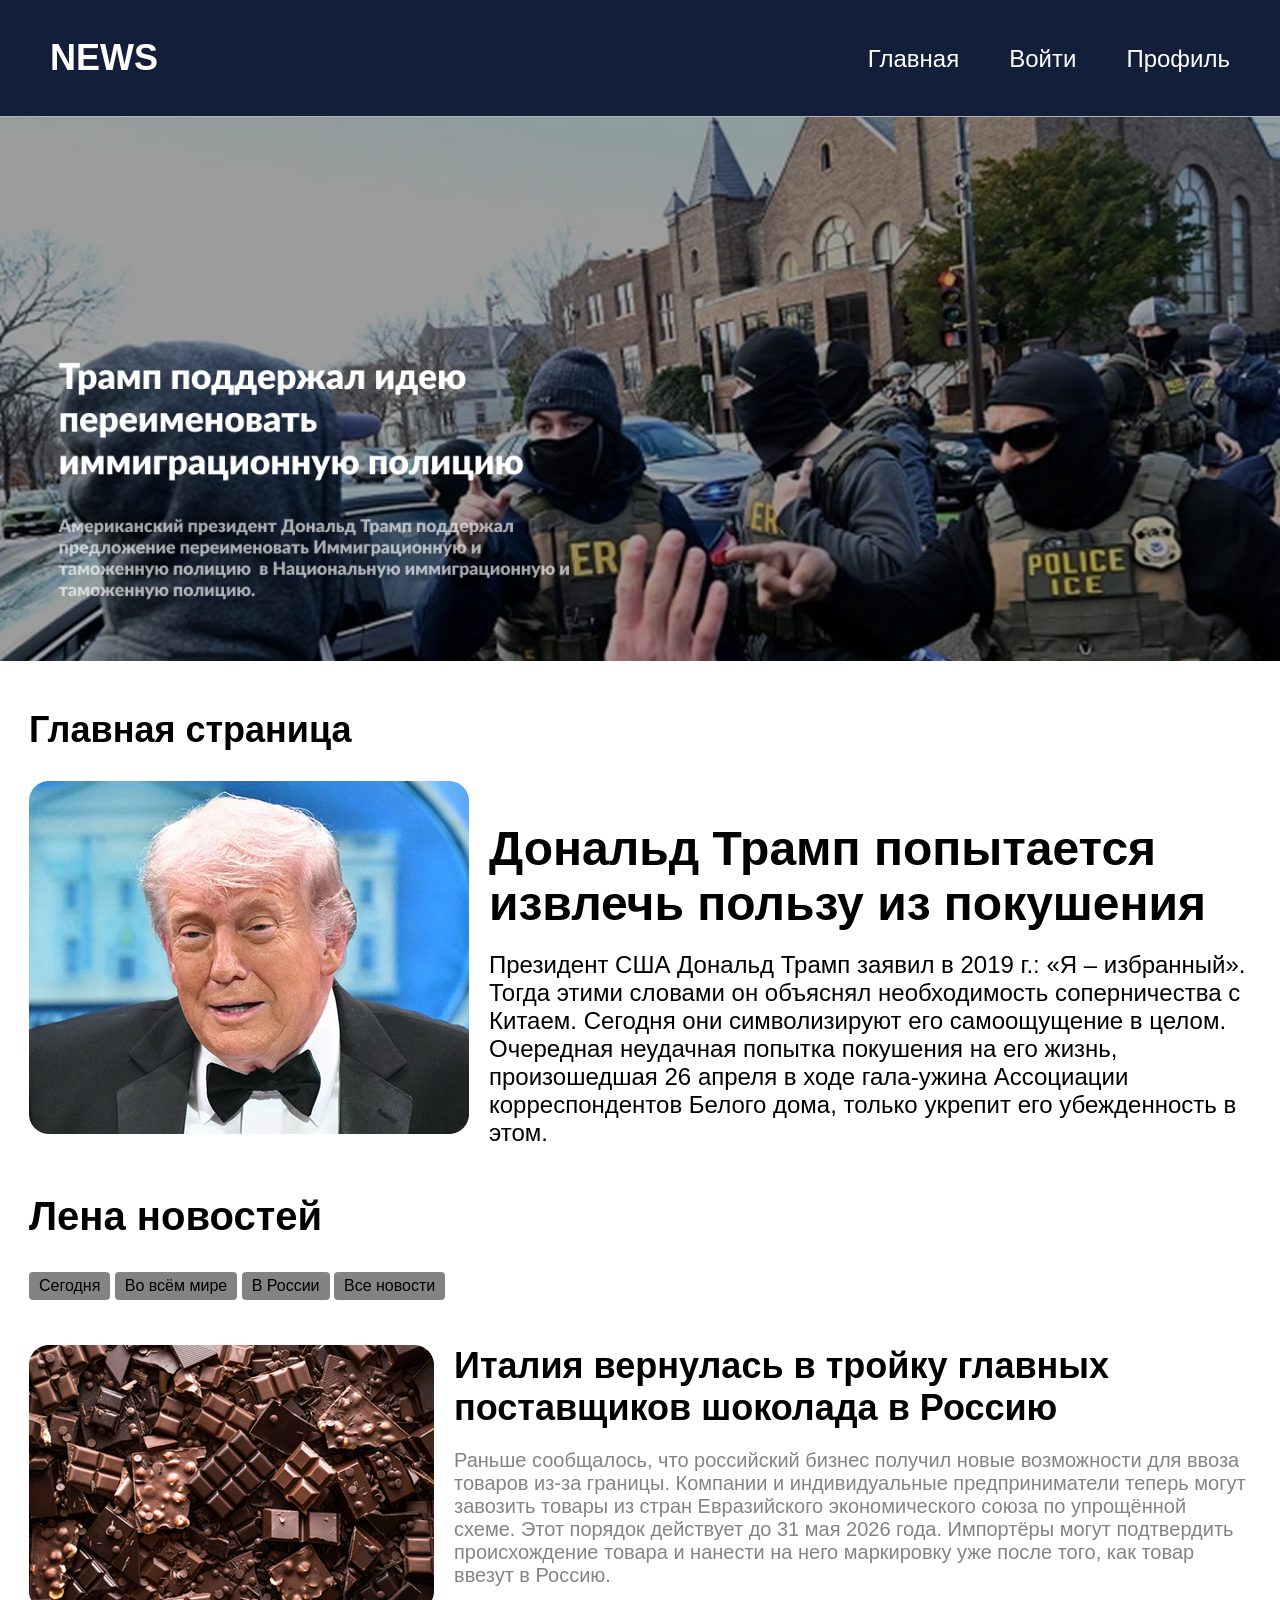
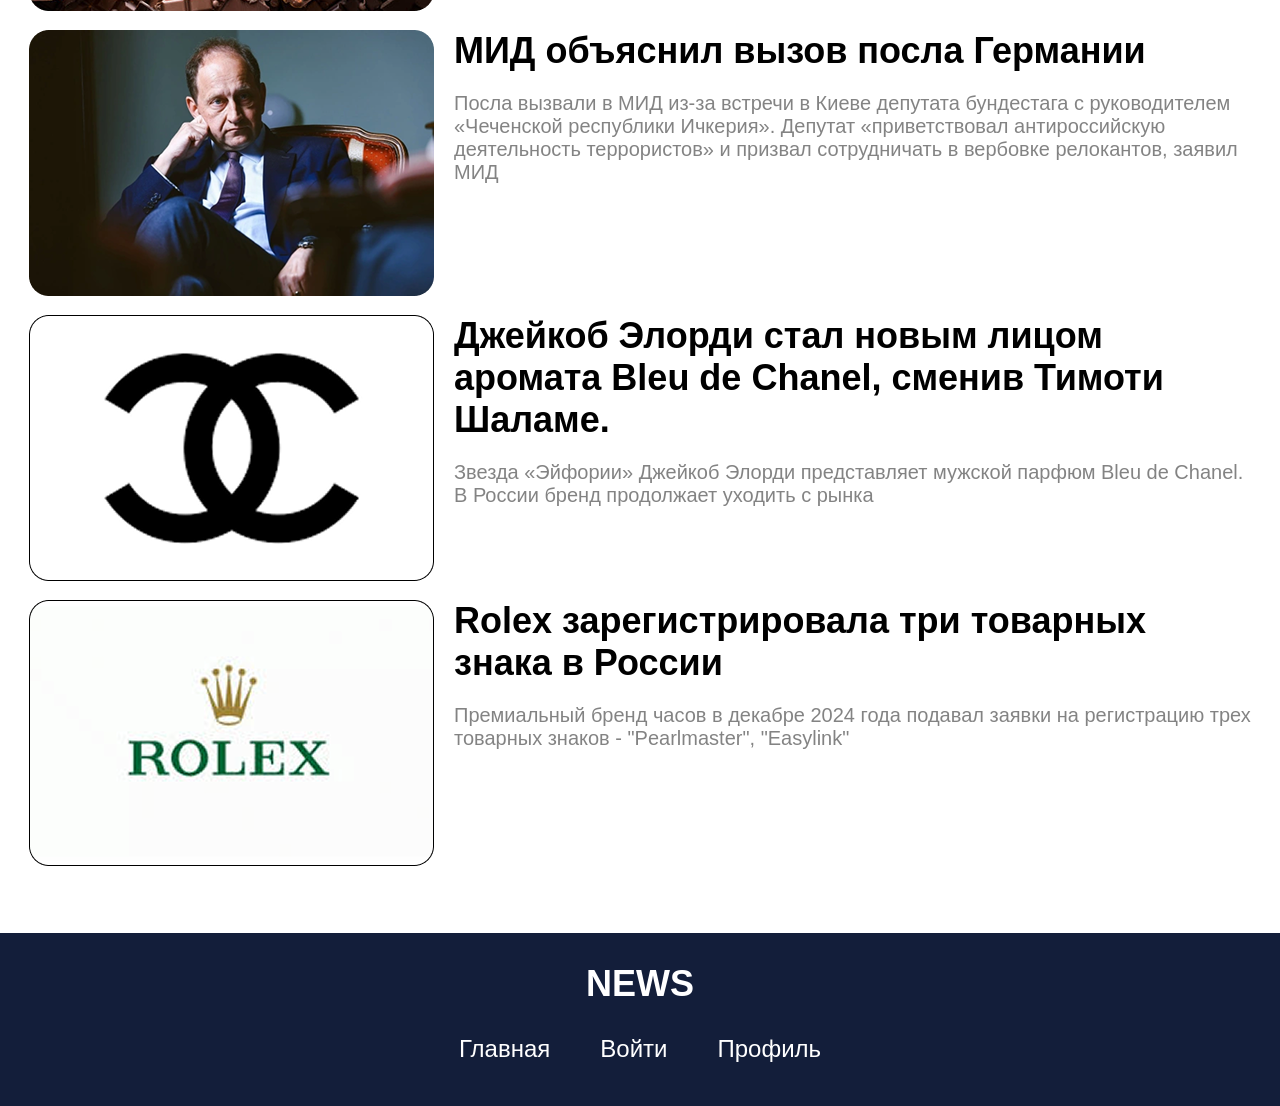
<file: index.html>
<!DOCTYPE html>
<html lang="en">
<head>
    <meta charset="UTF-8">
    <meta name="viewport" content="width=device-width, initial-scale=1.0">
    <link rel="stylesheet" href="./css/style.css">
    <title>Главная</title>
</head>
<body>
    <header>
        <nav>
            <h2>NEWS</h2>
            <ul>
                <li>
                    <a href="index.html"> Главная</a>
                </li>
                <li>
                    <a href="news.html"> Войти</a>
                </li>
                <li>
                    <a href="profile.html">Профиль</a>
                </li>
            </ul>
        </nav>
    </header>

    <main>
    
        <div class = "banner-container">
        <div class="info-banner">
            <img src="./img/banner.png" alt = "">
        </div>
        </div>


        <div class = "container">
            <h2 class = "section-title">Главная страница</h2>

            <div class = "featured">
                <div class=" featured-img">
                    <img src="./img/1.png" alt = "">
                </div>
                <div > 
                    <h3 class = "featured-title">Дональд Трамп попытается извлечь пользу из покушения</h3>
                    <p class = "featured-text">Президент США Дональд Трамп заявил в 2019 г.: «Я – избранный». Тогда этими словами он объяснял необходимость соперничества с Китаем. Сегодня они символизируют его самоощущение в целом. Очередная неудачная попытка покушения на его жизнь, произошедшая 26 апреля в ходе гала-ужина Ассоциации корреспондентов Белого дома, только укрепит его убежденность в этом.</p>
                </div>
            </div>
        

        <h2 class = "lenta"> Лена новостей</h2>
        <div class = "lenta-choice" >
            <a href="article.html" class = "category">Сегодня</a>
            <a href="#" >Во всём мире</a>
            <a href="#" >В России</a>
            <a href="#" >Все новости</a>


            <div class = "card-list">

                <div class = "card">
                    <div class="card-img">
                    <img src="./img/2.png" alt = "">
                </div>
                <div > 
                    <h3 class = "card-title">Италия вернулась в тройку главных поставщиков шоколада в Россию</h3>
                    <p class = "card-text">Раньше сообщалось, что российский бизнес получил новые возможности  для ввоза товаров из-за границы. Компании и индивидуальные  предприниматели теперь могут завозить товары из стран Евразийского  экономического союза по упрощённой схеме. Этот порядок действует  до 31 мая 2026 года. Импортёры могут подтвердить происхождение товара  и нанести на него маркировку уже после того, как товар ввезут в Россию.</p>
                </div>
                 </div>



                <div class = "card">
                    <div class="card-img">
                    <img src="./img/3.png" alt = "">
                </div>

                <div > 
                    <h3 class = "card-title">МИД объяснил вызов посла Германии</h3>
                    <p class = "card-text">Посла вызвали в МИД из-за встречи в Киеве депутата бундестага с  руководителем «Чеченской республики Ичкерия». Депутат «приветствовал  антироссийскую деятельность террористов» и призвал сотрудничать в  вербовке релокантов, заявил МИД</p>
                </div>
                </div>


                <div class = "card">
                    <div class="card-img">
                    <img src="./img/4.png" alt = "">
                </div>

                <div > 
                    <h3 class = "card-title">Джейкоб Элорди стал новым лицом аромата Bleu de Chanel, сменив Тимоти Шаламе.</h3>
                    <p class = "card-text">Звезда «Эйфории» Джейкоб Элорди представляет мужской парфюм Bleu de Chanel. В России бренд продолжает уходить с рынка</p>
                </div>
                </div>



                <div class = "card">
                    <div class="card-img">
                    <img src="./img/5.png" alt = "">
                </div>
                <div > 
                    <h3 class = "card-title">Rolex зарегистрировала три товарных знака в России</h3>
                    <p class = "card-text">Премиальный бренд часов в декабре 2024 года подавал заявки на  регистрацию трех товарных знаков - "Pearlmaster", "Easylink"</p>
                </div>
                </div>
            </div>

    </main>
    <footer>
        <nav>
            <h2>NEWS</h2>
            <ul>
                <li>
                    <a href="index.html"> Главная</a>

                </li>
                <li>
                    <a href="news.html"> Войти</a>
                </li>
                <li>
                    <a href="profile.html">Профиль</a>
                </li>
            </ul>
        </nav>
    </footer>

</body>
</html>
</file>
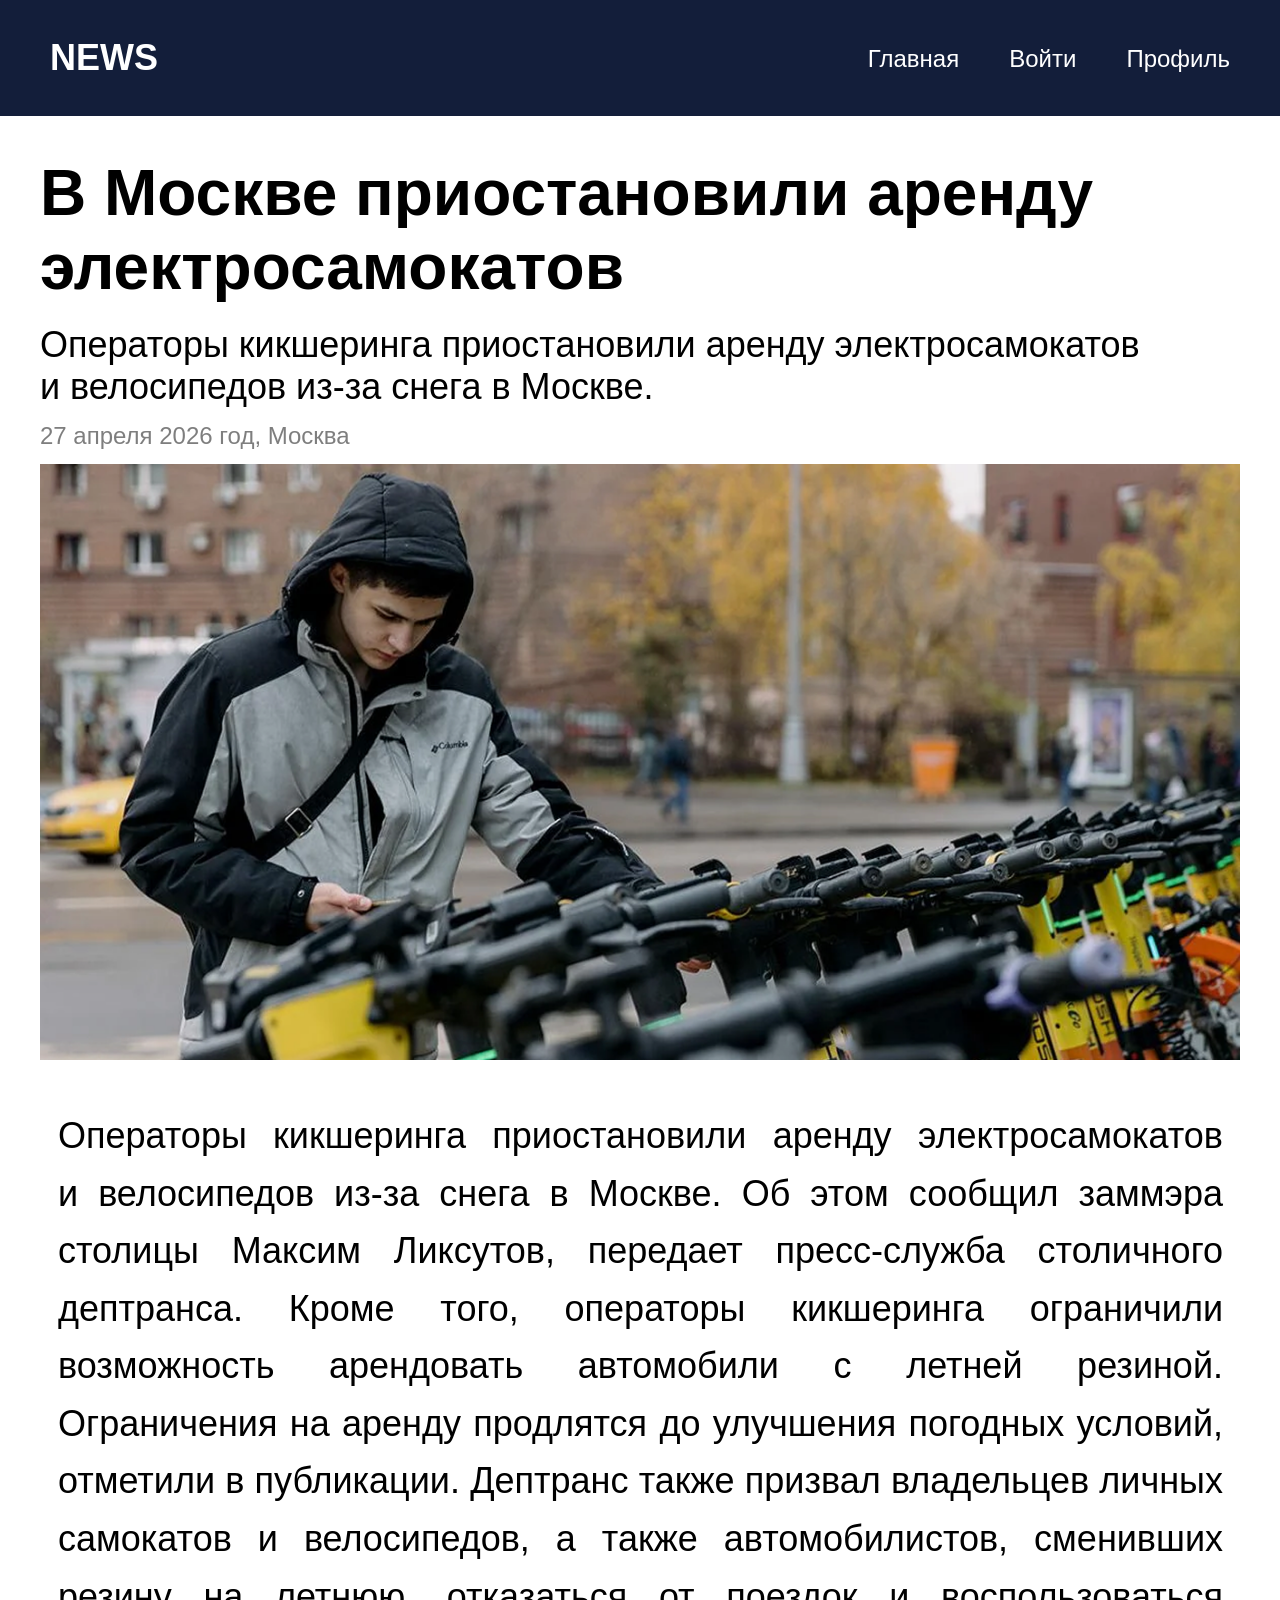
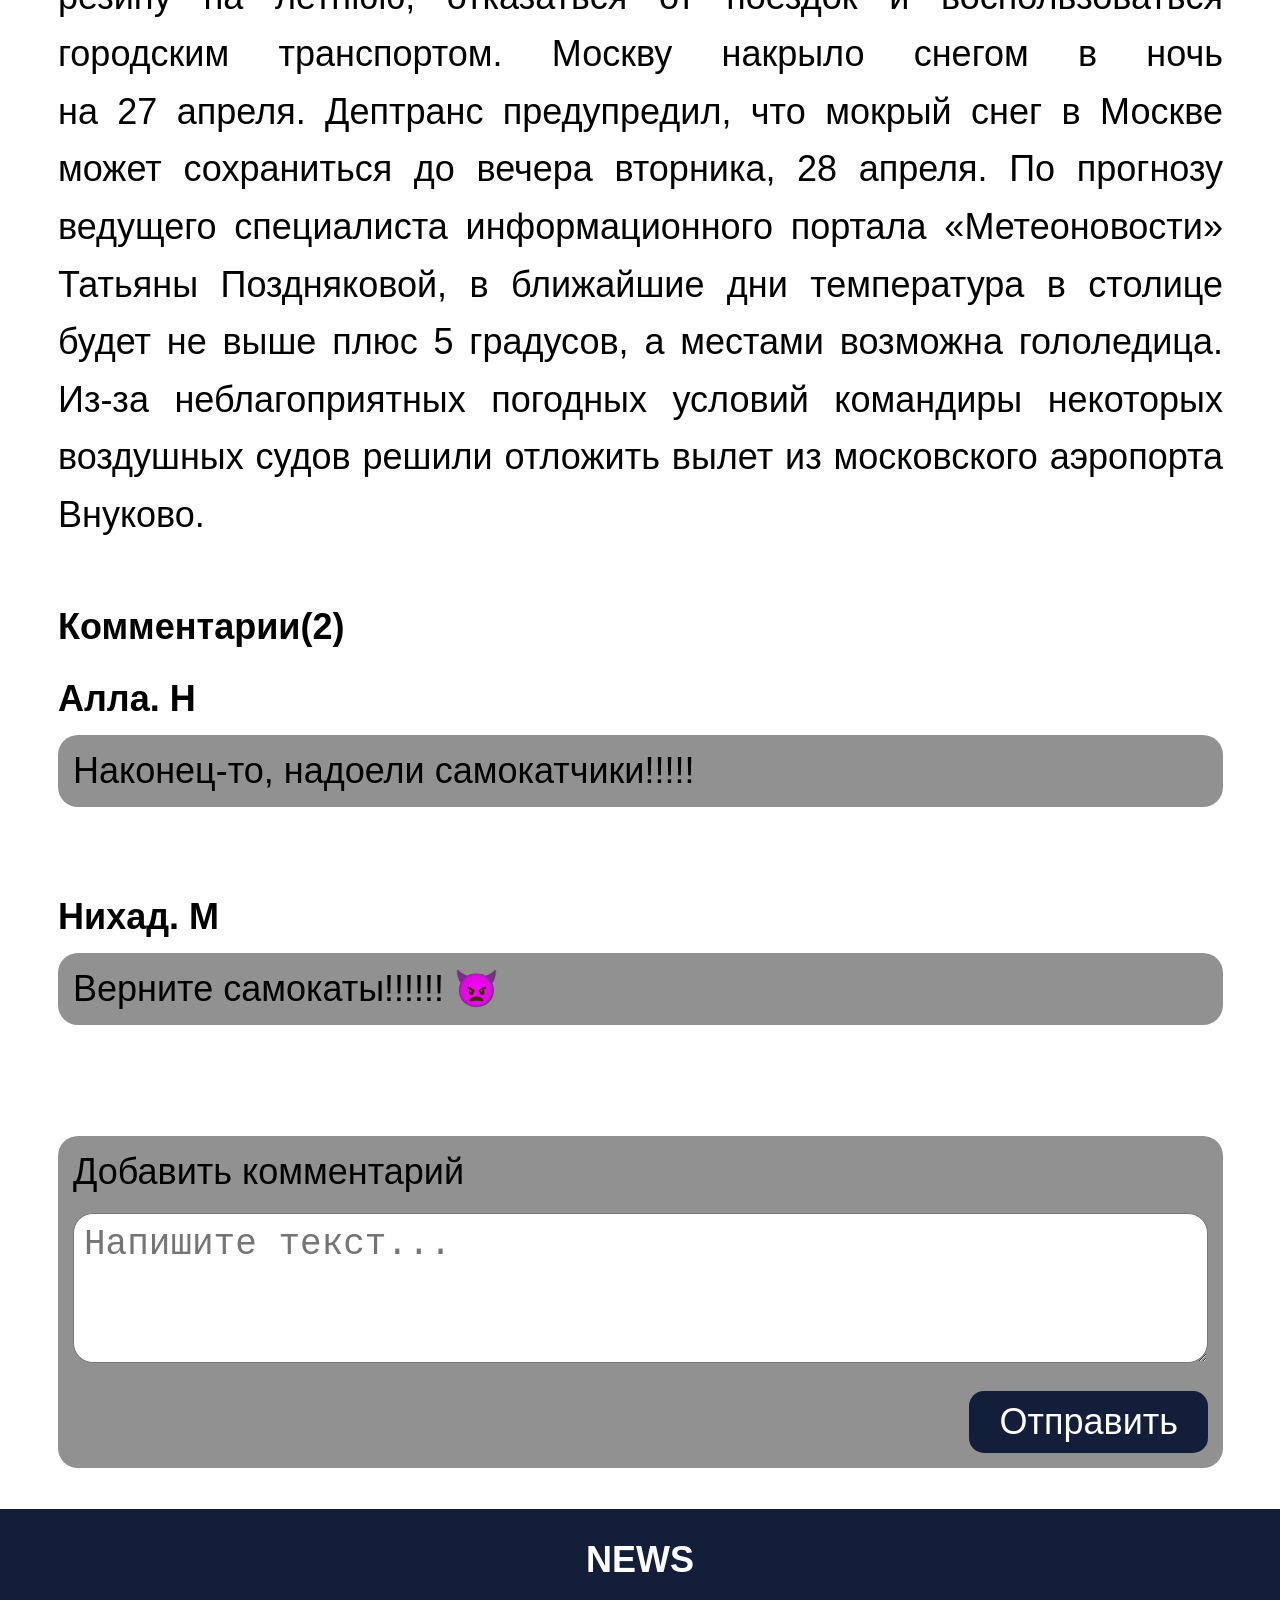
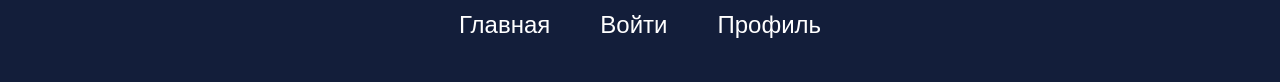
<file: article.html>
<!DOCTYPE html>
<html lang="en">
<head>
    <meta charset="UTF-8">
    <meta name="viewport" content="width=device-width, initial-scale=1.0">
    <link rel="stylesheet" href="./css/style.css">
    <title>Статья</title>
</head>
<body>
    <header>
        <nav>
            <h2>NEWS</h2>
            <ul>
                <li>
                    <a href="index.html"> Главная</a>
                </li>
                <li>
                    <a href="news.html"> Войти</a>
                </li>
                <li>
                    <a href="profile.html">Профиль</a>
                </li>
            </ul>
        </nav>
    </header>

    <main>
        <div class = "logo-article">
            <div>
                <h3>В Москве приостановили аренду электросамокатов</h3>
                <p>Операторы кикшеринга приостановили аренду электросамокатов и велосипедов из-за снега в Москве.</p>
                <p class = "date"> 27 апреля 2026 год, Москва</p>
            </div>
        </div>

        <div class = "photo-article"> 
            <img src="./img/a-1.png" alt = "">
        </div>

        <div class = "text">Операторы кикшеринга приостановили аренду электросамокатов и велосипедов из-за снега в Москве. Об этом сообщил заммэра столицы Максим Ликсутов,  передает пресс-служба столичного дептранса.

Кроме того, операторы кикшеринга ограничили возможность арендовать автомобили с летней резиной. Ограничения на аренду продлятся до улучшения погодных условий, отметили в публикации.
Дептранс также призвал владельцев личных самокатов и велосипедов, а также  автомобилистов, сменивших резину на летнюю, отказаться от поездок  и воспользоваться городским транспортом.
Москву накрыло снегом в ночь на 27 апреля. Дептранс предупредил, что мокрый  снег в Москве может сохраниться до вечера вторника, 28 апреля.  По прогнозу ведущего специалиста информационного портала «Метеоновости»  Татьяны Поздняковой, в ближайшие дни температура в столице будет не выше плюс 5 градусов, а местами возможна гололедица.
Из-за неблагоприятных погодных условий командиры некоторых воздушных судов решили отложить вылет из московского аэропорта Внуково.
</div>

    <div class ="comment-container">


        <div class = "title-comment">Комментарии(2)</div>
        <div class = "comment">
            <div class = "author"> Алла. Н</div>
            <div class = "name-comment">Наконец-то, надоели самокатчики!!!!!</div>
        </div>

        <div class = "comment">
            <div class = "author"> Нихад. М</div>
            <div class = "name-comment">Верните самокаты!!!!!! 👿</div>
        </div>

        <div class = "add-comment">
            <label class = "add-comment-label"> Добавить комментарий</label>
            <textarea class = "input-comment" placeholder="Напишите текст..."></textarea>
            <button class = "send-button ">Отправить</button>
        </div>

    </div>


    </main>

    <footer>
        <nav>
            <h2>NEWS</h2>
            <ul>
                <li>
                    <a href="index.html"> Главная</a>

                </li>
                <li>
                    <a href="news.html"> Войти</a>
                </li>
                <li>
                    <a href="profile.html">Профиль</a>
                </li>
            </ul>
        </nav>
    </footer>


</body>
</html>
</file>
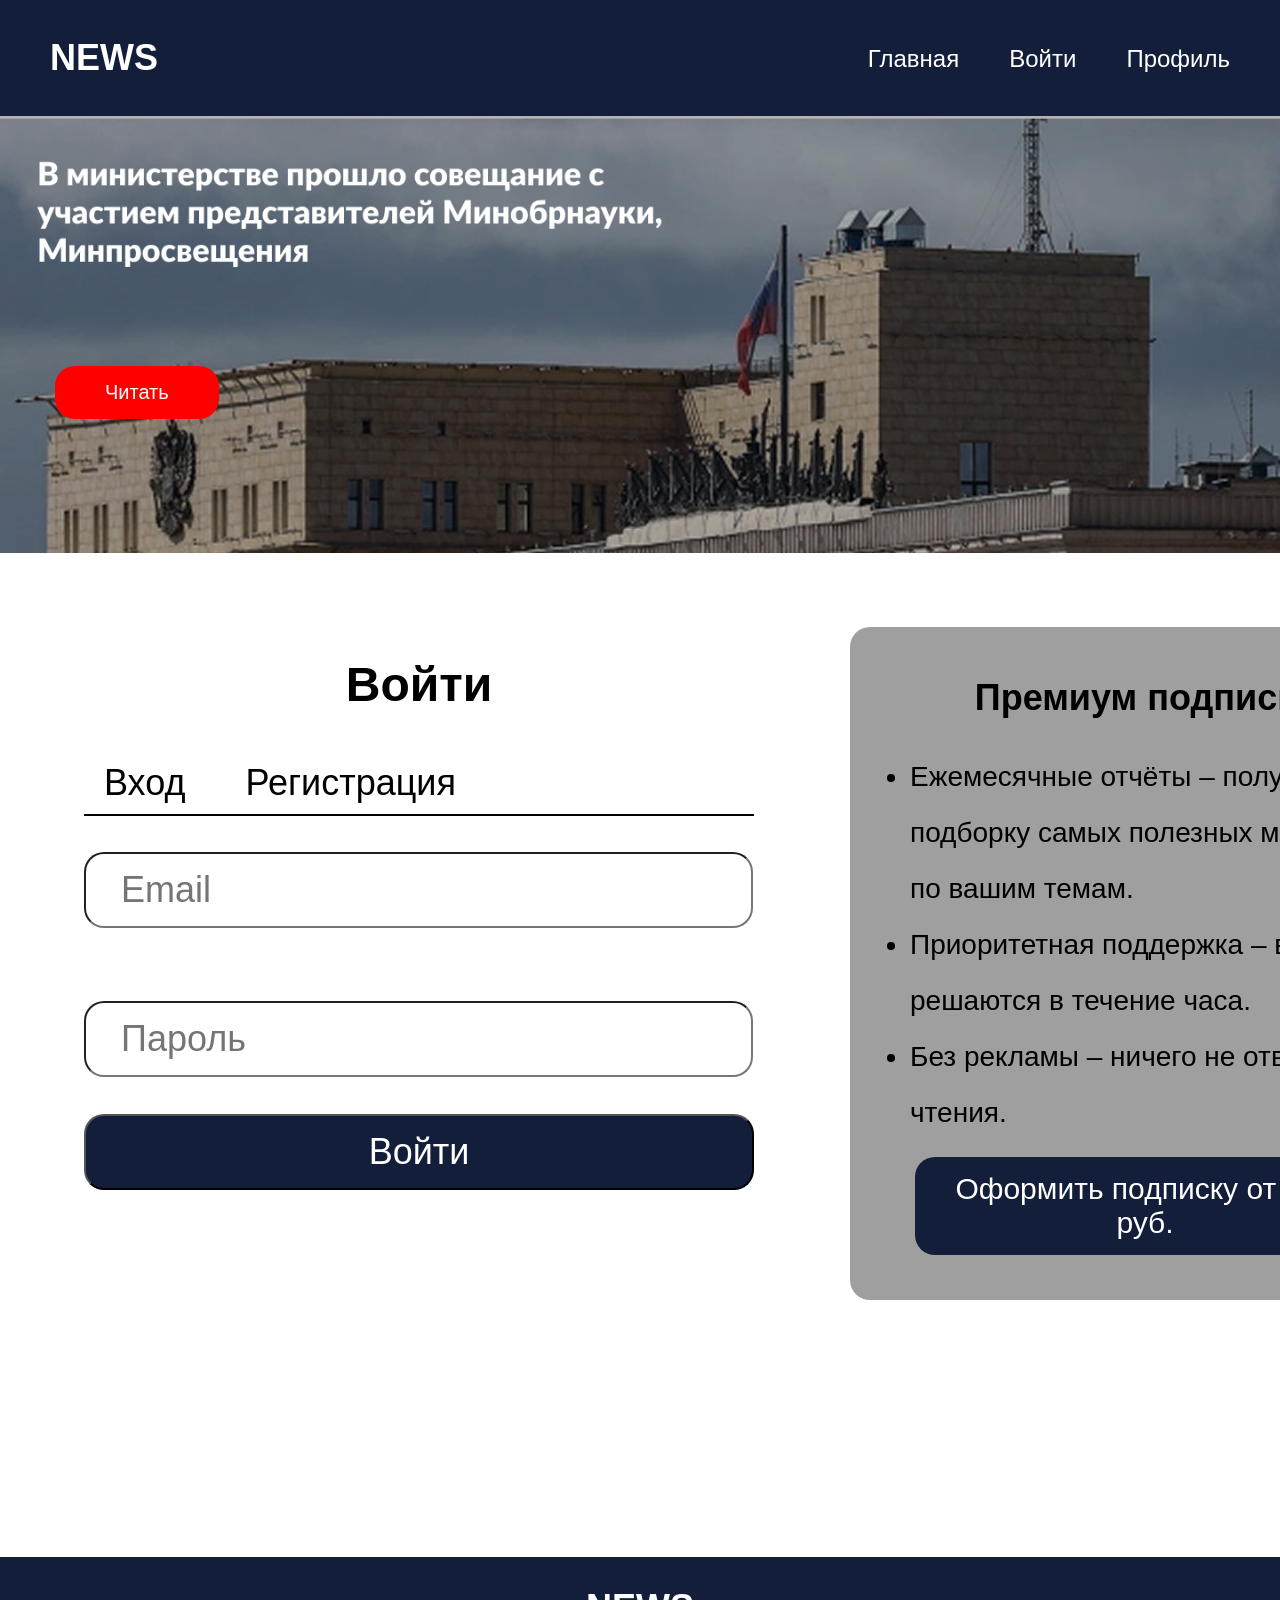
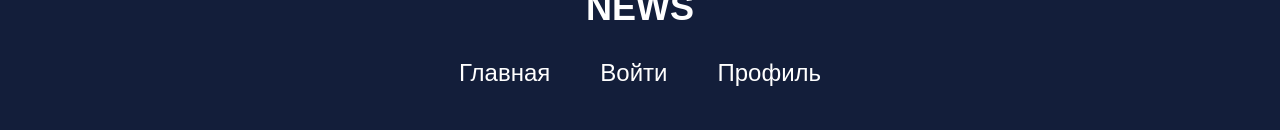
<file: news.html>
<!DOCTYPE html>
<html lang="ru">
<head>
  <meta charset="UTF-8">
  <meta name="viewport" content="width=device-width, initial-scale=1.0">
  <title>Войти</title>
  <link rel="stylesheet" href="./css/style.css">
</head>
<body>

  <header>
    <nav>
      <h2>NEWS</h2>
      <ul>
        <li><a href="index.html">Главная</a></li>
        <li><a href="news.html">Войти</a></li>
        <li><a href="profile.html">Профиль</a></li>
      </ul>
    </nav>
  </header>

  <div class = "banner-container">
        <div class="info-banner">
            <img src="./img/banner2.png" alt = "">
            <a href="article.html" class="banner-btn2">Читать</a>
        </div>
        </div>


    <div class = "content-news">

      <div class="login-block">
       <h2 class="login-title">Войти</h2>

      <div class="login">
        <button class="vxod">Вход</button>
        <button class="reg">Регистрация</button>
      </div>

      <div class="form">
        <input type="email" class="input-field" placeholder="Email"/>
      </div>
      <div class="form-group">
        <input type="password" class="input-field" placeholder="Пароль" />
      </div>

      <button class="btn-login">Войти</button>
    </div>


    <div class = "prem">
        <h2>Премиум подписка</h2>
        <ul>
          <li> Ежемесячные отчёты – получайте подборку самых полезных материалов по вашим темам.</li>
          <li>Приоритетная поддержка – вопросы решаются в течение часа.</li>
          <li>Без рекламы – ничего не отвлекает от чтения.</li>
        </ul>
      <button class = "btn-3">Оформить подписку от 299 руб.</button>
    </div>

  </div>

    </main>


    <footer>
        <nav>
            <h2>NEWS</h2>
            <ul>
                <li>
                    <a href="index.html"> Главная</a>

                </li>
                <li>
                    <a href="news.html"> Войти</a>
                </li>
                <li>
                    <a href="profile.html">Профиль</a>
                </li>
            </ul>
        </nav>
    </footer>




</body>
</html>
</file>
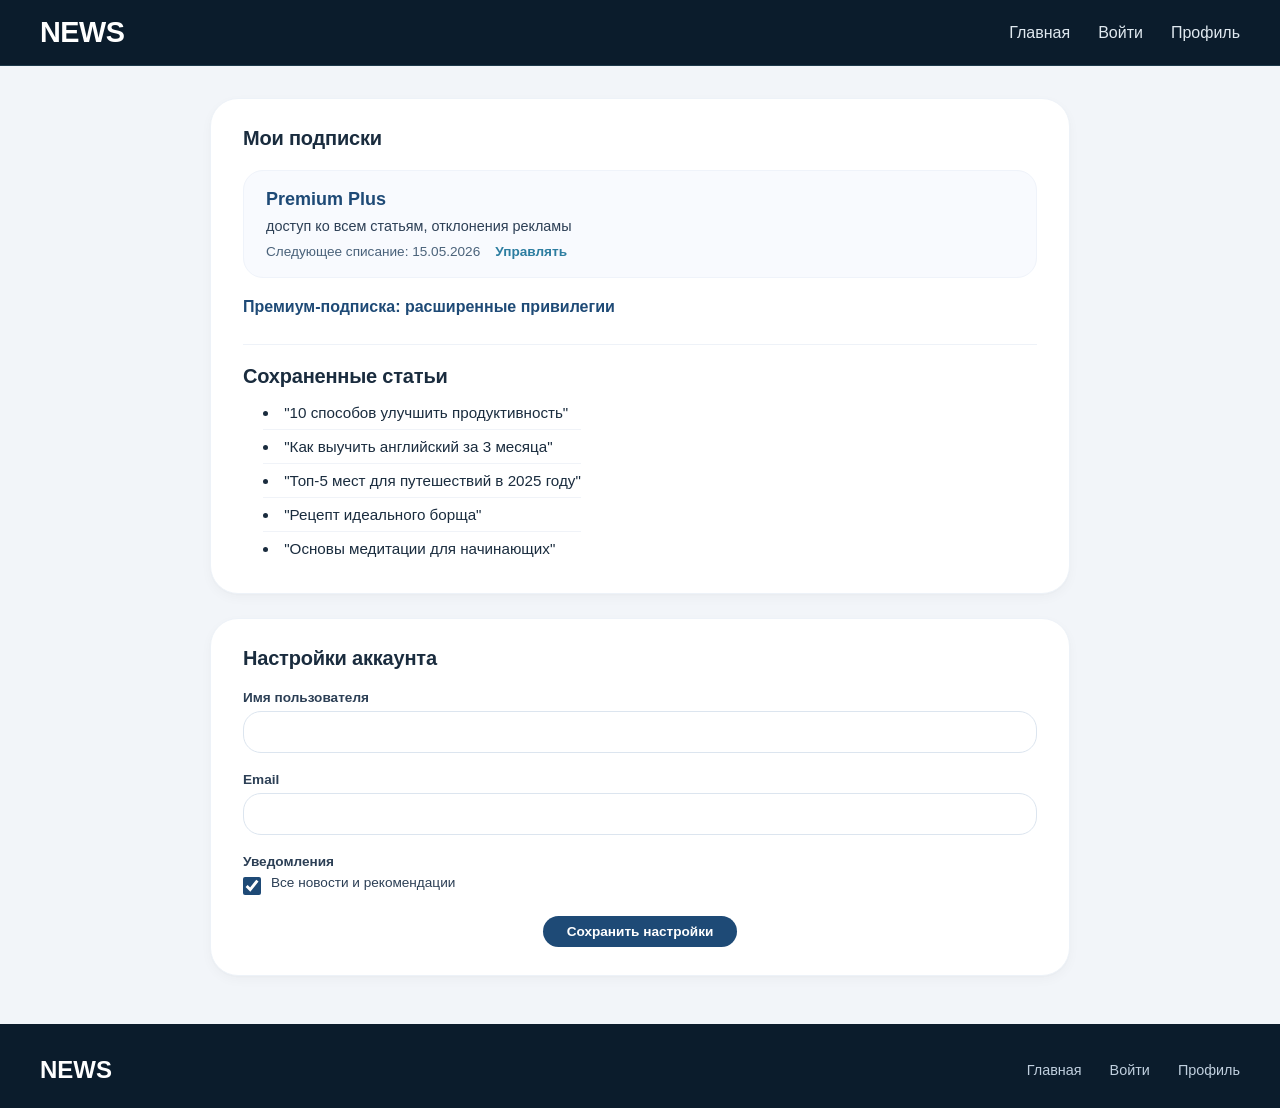
<file: profile.html>
<!DOCTYPE html>
<html lang="ru">
<head>
  <meta charset="UTF-8">
  <meta name="viewport" content="width=device-width, initial-scale=1.0">
  <title>Профиль — News</title>
  <link rel="stylesheet" href="style2.css">
</head>
<body>

  <header>
    <nav>
      <h2>NEWS</h2>
      <ul>
        <li><a href="index.html">Главная</a></li>
        <li><a href="news.html">Войти</a></li>
        <li><a href="profile.html">Профиль</a></li>
      </ul>
    </nav>
  </header>

  <main>
    <div class="app-container">

      <div class="card">
        <div class="section-title">Мои подписки</div>
        <div class="sub-card">
          <div class="premium-name">Premium Plus</div>
          <div class="premium-desc">доступ ко всем статьям, отклонения рекламы</div>
          <div class="billing-row">
            <span>Следующее списание: 15.05.2026</span>
            <a href="#" class="manage-link">Управлять</a>
          </div>
        </div>
        <div class="premium-highlight" style="background: transparent; border-left: none; padding: 0 0 8px 0;">
          <h4 style="color: #1E4A76; font-weight: 600;">Премиум-подписка: расширенные привилегии</h4>
        </div>
        <hr>
        <div class="section-title" style="margin-bottom: 8px;">Сохраненные статьи</div>
        <ul class="saved-list">
          <li>"10 способов улучшить продуктивность"</li>
          <li>"Как выучить английский за 3 месяца"</li>
          <li>"Топ-5 мест для путешествий в 2025 году"</li>
          <li>"Рецепт идеального борща"</li>
          <li>"Основы медитации для начинающих"</li>
        </ul>
      </div>
      <div class="card">
        <div class="section-title">Настройки аккаунта</div>
        <form class="settings-form" action="#">
          <div class="field">
            <label>Имя пользователя</label>
            <input type="text" placeholder="">   
          </div>
          <div class="field">
            <label>Email</label>
            <input type="email" placeholder="">  
          </div>
          <div class="field">
            <label>Уведомления</label>
            <div class="checkbox-row">
              <input type="checkbox" id="notifyProfile" checked>
              <label for="notifyProfile" style="font-weight: normal;">Все новости и рекомендации</label>
            </div>
          </div>
          <div class="button-wrapper">
            <button type="button" class="btn-primary">Сохранить настройки</button>
          </div>
        </form>
      </div>
    </div>
  </main>
  <footer>
    <nav>
      <h2>NEWS</h2>
      <ul>
        <li><a href="index.html">Главная</a></li>
        <li><a href="news.html">Войти</a></li>
        <li><a href="profile.html">Профиль</a></li>
      </ul>
    </nav>
  </footer>

</body>
</html>
</file>
<file: css/style.css>
body{
    padding: 0;
    margin: 0;
    font-family: Arial, Helvetica, sans-serif;
}
/*шапка*/
header {
    width: 100%;
    height: auto;
    background-color: rgb(19, 30, 58);
    padding: 30px;
    box-sizing: border-box;
    color: white;
}
nav{
    width: 100%;
    height: auto;
    display: flex;
    justify-content: space-between; 
    align-items: center; 
    padding: 0 20px; 
    box-sizing: border-box;
}
h2{
    font-size: 36px;
}

nav > h2 {
    margin: 0; 
}

nav > ul {
    display: flex;
    gap: 50px; 
    margin: 0;
    padding: 0;
    color: white;
}

nav > ul > li{
    list-style-type: none;
}

nav > ul>li>a {
    color: white;
    text-decoration: none;
    font-size: 24px;
}

nav > ul>li>a:hover{
    color: rgba(255, 255, 255, 0.539);
}

/*баннер с кнопкоф*/
.info-banner {
    position: relative;
    display: inline-block; 
    width: 100%;
}

.info-banner > img {
    width: 100%;
    height: auto;
    display: block;
}


/*контент на стр*/
.container {
    margin-left: 29px;
    margin-right: 28px;
}

.section-title{
    margin-top: 44px;
    font-size: 40px;
}


nav > ul>li>a {
    color: white;
    text-decoration: none;
}
nav > ul>li>a:hover{
    color: rgba(0, 0, 0, 0.500);
}

/*главная новость*/ 
.featured{
    display: flex;
}
.featured-title{
    font-size: 48px;
    margin-left: 20px;
}

.featured-text{
    font-size: 24px;
    margin-left: 20px;
}

.lenta {
    font-size: 40px;
}
.section-title{
    font-size: 36px;
}

.lenta-choice>a {
    text-decoration: none;    
    color: black;             
    background-color: rgba(0, 0, 0, 0.485); 
    padding: 5px 10px;      
    border-radius: 4px;     
    display: inline-block;  
    margin-bottom: 35px;   
}

.lenta-choice>a:hover {
    color:rgba(255, 255, 255, 0.498);
}

/*лента новостей*/
.card-list{
    margin-top: 10px;
    margin-bottom: 63px;
}

.card{
    display: flex;
    margin-bottom: 15px;
}


.card-title{
    margin-top: auto;
    margin-left: 20px;
    font-size: 36px;
}

.card-text{
    margin-left: 20px;
    font-size: 20px;
    color: rgba(0, 0, 0, 0.485);
}
/*подвал*/
footer{
    width: 100%;
    height: auto;
    background-color: rgb(19, 30, 58);
    padding: 30px;
    box-sizing: border-box;
    color: white;

}

footer> nav > h2{
    text-align: center;
}

footer> nav {
    flex-direction: column; 
    justify-content: center; 
    align-items: center;    
    gap: 15px;           
}

footer>nav > ul {
    justify-content: center; 
    padding: 0;
}

/* статья */

.lenta-article{
    margin-left: 20px;
}

h3{
    font-size: 64px;
    margin-top: 40px;
    margin-left: 40px;
    margin-bottom: 20px; 
}

p{ 
    font-size: 36px;
    margin-left: 40px;
    margin-top: 5px;
    margin-bottom: 14px;
}


.date {
    color: rgba(0, 0, 0, 0.505);
    font-size: 24px;
    margin-top: 5px;
    margin-left: 40px;
}

.photo-article{
    display: flex;
    justify-content: center;
    padding: 0 40px;
}


.photo-article>img {
  width: 100%;
  height: auto;
}


.text {
    display: block; 
    margin-left: 58px;
    margin-right: 57px;
    margin-top: 47px;
    margin-bottom: 47px;
    
    font-size: 36px;
    line-height: 1.6;
    text-align: justify;
}

/* комменты */

.comment-container {
    display: block;
    margin-left: 58px;
    margin-right: 57px;
    width: auto;
    height: auto;
    border-radius: 20px;
}


.title-comment {
    font-size: 36px;
    font-weight: bold;
    text-align: left;
    margin-left: 0; 
    padding: 15px 0;
}

.author {
    font-size: 36px;
    font-weight: bold;
    text-align: left;
    margin-left: 0; 
    padding: 15px 0;
}


.name-comment{

    text-align: left;
    font-size: 36px;
    background-color: rgba(0, 0, 0, 0.43);
    border-radius: 20px;
    padding: 15px;
    margin-bottom: 74px;
    margin-left: 0;
    margin-right: 0;
}

.add-comment-label{
    text-align: left;
    font-size: 36px;
    margin-bottom: 20px;

    
}

.add-comment{

    margin-top: 111px;
    text-align: left;
    font-size: 36px;
    background-color: rgba(0, 0, 0, 0.43);
    border-radius: 20px;
    padding: 15px;
    margin-bottom: 41px;
    margin-left: 0;
    margin-right: 0;
    display: flex;   
    flex-direction: column;

}

.input-comment{
    width: 100%;
    height: 150px; 
    padding: 10px; 
    box-sizing: border-box; 
    resize: vertical; 
    font-size: 36px;
    color: rgba(0, 0, 0, 0.43);
    border-radius: 20px;

}

.send-button {
    color: white;
    background-color: rgb(19, 30, 58);
    font-size: 36px;
    margin-top: 28px;
    align-self: flex-end;
    border: none;
    border-radius: 15px;
    padding: 10px 30px;  
    cursor: pointer;
    
}

.send-button:hover {
    color:rgba(255, 255, 255, 0.498);
}

/* страница входа*/

.banner-btn2 {
    position: absolute; 
    top: 250px;
    left: 55px;
    color: white;
    background-color: red;
    padding: 15px 50px;
    font-size: 20px;
    border-radius: 20px;
    text-decoration: none;
    white-space: nowrap;
}
.banner-btn2:hover {
    color:rgba(255, 255, 255, 0.498);
}


.content-news {
    position: relative;
    height: 1000px;  
}

.prem {
    position: absolute;
    left: 850px;
    top: 70px;
    width: 590px;
    height: 673px;
    padding: 20px;
    box-sizing: border-box;
    background-color: rgba(0, 0, 0, 0.375);
    border-radius: 20px;
}

.prem > h2{
    font-size: 36px;
    display: flex;
    justify-content: center;

}
ul>li{
    font-size: 28px;
    line-height: 2;
}
.btn-3{
    background-color:rgb(19, 30, 58);
    color: white;
    padding: 15px 25px;
    border-radius: 20px;
    font-size: 30px;
    cursor: pointer;
    text-align: center;
    display: block;
    margin-left: 45px;
    margin-right: 45px;
    border: none;
}
.btn-3:hover {
    color:rgba(255, 255, 255, 0.498);
}

/*блок войти*/
.content-news{
    display: flex;

}

.login-block {
    position: absolute;
    left: 84px;
    top: 60px;
}

.input-field{
    margin-top: 36px;
    margin-bottom: 37px;
    border-radius: 20px;
    font-size: 36px;
    padding: 15px 35px;
    width: 595px;
    height: auto;

}
.btn-login{
    width: 670px;
    height: auto;
    background-color: rgb(19, 30, 58);
    color: white;
    font-size: 36px;
    border-radius: 20px;
    padding: 15px 35px;
    cursor: pointer;
}
.btn-login:hover {
    color:rgba(255, 255, 255, 0.498);
}

.login-title{
    font-size: 48px;
    display: flex;
    justify-content: center;
}

.vxod{
    font-size: 36px;
    background: none;
    border: none;
    cursor: pointer;
    color: black;
    padding: 10px 20px;
    transition: 0.3s;  
}

.vxod:hover {
    color:rgba(0, 0, 0, 0.492);
}
.reg{
    font-size: 36px;
    background: none;
    border: none;
    cursor: pointer;
    color: black;
    padding: 10px 20px;
    transition: 0.3s;  
}

.reg:hover {
    color:rgba(0, 0, 0, 0.492);
}

.login{
    display: flex;
    gap: 20px;
    border-bottom: 2px solid black;
}

@media (max-width: 720px){
    /*первая стр*/
    header {
        padding: 15px;
    }
    nav {
        flex-direction: column;
        gap: 15px;
        padding: 0;
    }
    nav>h2 {
        font-size: 28px;
        margin: 0;
    }
    nav>ul {
        flex-wrap: wrap;
        justify-content: center;
        gap: 20px;
    }
    nav>ul>li>a{
        font-size: 18px;
    }

    .container {
        margin-left: 16px;
        margin-right: 16px;
    }

    .section-title {
        font-size: 28px;
        margin-top: 30px;
    }

    .featured{
        flex-direction: column;
    }

    .featured-img>img {
        width: 100%;
        height: auto;
        display: block;
    }

    .featured-title {
        font-size: 24px;
        margin-left: 0;
        margin-top: 15px;
    }

    .featured-text {
        font-size: 16px;
        margin-left: 0;
    }

    .lenta {
        font-size: 28px;
        margin-top: 30px;
        margin-bottom: 15px;
    }

    .lenta-choice > a {
        font-size: 14px;
        padding: 5px 12px;
        margin-bottom: 20px;
        display: inline-block;
        margin-right: 5px;
    }

    .card-list {
        margin-bottom: 40px;
    }

    .card {
        flex-direction: column;
        margin-bottom: 30px;
    }

    .card-img >img {
        width: 100%;
        height: auto;
        display: block;
    }

    .card-title {
        font-size: 22px;
        margin-left: 0;
        margin-top: 12px;
    }

    .card-text {
        font-size: 16px;
        margin-left: 0;
        color: rgba(0, 0, 0, 0.6);
    }

    /*стр статья*/
    .logo-article h3 {
        font-size: 28px;
        margin: 20px 16px 10px 16px;
        word-break: break-word;
    }

    .logo-article p {
        font-size: 20px;
        margin: 5px 16px;
    }

    .logo-article .date {
        font-size: 14px;
        margin: 0 16px 20px 16px;
    }

    .photo-article {
        padding: 0 16px;
        margin: 0;
    }

    .photo-article img {
        max-width: 100%;
        height: auto;
        display: block;
    }

    .text {
        margin: 20px 16px;
        padding: 0;
        font-size: 18px;
        line-height: 1.5;
        width: auto;
        text-align: left;
    }

    .comment-container {
        margin: 0 16px 30px 16px;
        width: auto;
        box-sizing: border-box;
    }

    .title-comment {
        font-size: 24px;
        margin: 0 0 15px 0;
        padding: 0;
    }

    .comment {
        margin-bottom: 20px;
    }

    .author {
        font-size: 18px;
        margin: 0 0 5px 0;
        font-weight: bold;
    }

    .name-comment {
        font-size: 16px;
        padding: 12px;
        margin: 0;
        border-radius: 20px;
        word-break: break-word;
    }

        .add-comment {
        margin: 30px 0 20px 0;
        padding: 12px;
        width: 100%;
        box-sizing: border-box;
    }

    .add-comment-label {
        font-size: 20px;
        margin-bottom: 10px;
        display: block;
    }

    .input-comment {
        font-size: 16px;
        padding: 12px;
        height: 100px;
        width: 100%;
        box-sizing: border-box;
    }

    .send-button {
        font-size: 18px;
        padding: 8px 20px;
        margin-top: 15px;
    }

    /*страница вход*/
    .content-news {
        flex-direction: column;
        height: auto;
        gap: 30px;
    }

    .login-block{
        position: static;
        width: 100%;
        margin: 0;
        padding: 0 16px;
        box-sizing: border-box;
    }

    .prem {
        position: static;
        width: 90%;
        margin: 10px 15px;
        box-sizing: border-box;
        font-size: 14px;
        justify-content: center;
        
    }

    .login-title {
        font-size: 32px;
        text-align: center;
        margin: 20px 0 10px;
    }

    .login {
        justify-content: center;
        gap: 20px;
    }

    .vxod{
        font-size: 24px;
        padding: 8px 20px;
    }

    .reg{
        font-size: 24px;
        padding: 8px 20px;
    }

    .input-field{
        width: 100%;
        box-sizing: border-box;
    }
    .btn-3 {
        width: 85%;
        box-sizing: border-box;
        font-size: 15px;
        padding: 25px;
        margin-top: 10px;
        text-align: center;
        margin-right: 150px;
        
    }
    .btn-login{
        width: 100%;
        box-sizing: border-box;
        font-size: 24px;
        padding: 12px;
        margin-top: 10px;
        
    }

    .input-field {
        font-size: 18px;
        padding: 12px 16px;
        margin: 10px 0;
    }

    .prem>h2 {
        font-size: 22px;
        text-align: center;
    }


    .info-banner {
        display: flex;
        flex-direction: column;
        align-items: center;
    }

    .banner-container{
        display: flex;
        flex-direction: column;
        align-items: center;
    }

    .info-banner>img {
        width: 100%;
        height: auto;
    }
    ul>li{
        font-size: 18px;
        text-align: left;
    }

    .banner-btn2{
        top: 50px;
        left: 12px;
        font-size: 9px;
        padding: 5px 15px;


    }
    


}
</file>
<file: style2.css>
* {
  margin: 0;
  padding: 0;
  box-sizing: border-box;
}

body {
  background: #F2F5F9;
  font-family: -apple-system, BlinkMacSystemFont, 'Segoe UI', Roboto, 'Helvetica Neue', sans-serif;
  color: #1A2C3E;
}

header {
  background: #0B1C2C;
  padding: 16px 32px;
  border-bottom: 1px solid #1F3A4B;
}
header nav {
  display: flex;
  justify-content: space-between;
  align-items: center;
  max-width: 1200px;
  margin: 0 auto;
  flex-wrap: wrap;
  gap: 20px;
}
header nav h2 {
  color: white;
  font-size: 1.8rem;
  letter-spacing: -0.5px;
}
header nav ul {
  display: flex;
  list-style: none;
  gap: 28px;
}
header nav ul li a {
  color: #E0E9F0;
  text-decoration: none;
  font-weight: 500;
  transition: color 0.2s;
}
header nav ul li a:hover {
  color: #5DB0D6;
}

footer {
  background: #0B1C2C;
  padding: 32px 32px 24px;
  margin-top: 48px;
}
footer nav {
  display: flex;
  justify-content: space-between;
  align-items: center;
  max-width: 1200px;
  margin: 0 auto;
  flex-wrap: wrap;
  gap: 20px;
}
footer nav h2 {
  color: white;
  font-size: 1.5rem;
}
footer nav ul {
  display: flex;
  list-style: none;
  gap: 28px;
}
footer nav ul li a {
  color: #C0CFDE;
  text-decoration: none;
  font-size: 0.9rem;
  transition: color 0.2s;
}
footer nav ul li a:hover {
  color: #5DB0D6;
}

.app-container {
  max-width: 1000px;
  margin: 2rem auto;
  padding: 0 20px;
}

.card {
  background: #FFFFFF;
  border-radius: 28px;
  padding: 28px 32px;
  margin-bottom: 24px;
  border: 1px solid #EDF2F8;
  box-shadow: 0 4px 12px rgba(0, 0, 0, 0.03), 0 1px 2px rgba(0, 0, 0, 0.02);
}
.section-title {
  font-size: 20px;
  font-weight: 700;
  color: #1A2C3E;
  margin-bottom: 20px;
  letter-spacing: -0.2px;
}
.sub-card {
  background: #F8FAFE;
  border-radius: 20px;
  padding: 18px 22px;
  margin-bottom: 20px;
  border: 1px solid #EFF3FA;
}
.premium-name {
  font-weight: 800;
  font-size: 18px;
  color: #1E4A76;
}
.premium-desc {
  color: #2C3F55;
  margin: 8px 0 10px;
  font-size: 0.9rem;
}

.billing-row {
  display: flex;
  flex-direction: row;
  flex-wrap: nowrap;
  align-items: center;
  justify-content: flex-start; 
  gap: 15px;                     
  width: 100%;
  font-size: 0.85rem;
  color: #4A627A;
}
.manage-link {
  color: #2C7DA0;
  font-weight: 600;
  text-decoration: none;
  font-size: 0.85rem;
  white-space: nowrap;
  flex-shrink: 0;
}

hr {
  margin: 20px 0;
  border: none;
  border-top: 1px solid #EEF2F8;
}

.premium-highlight {
  background: transparent !important;
  border-left: none !important;
  padding: 0 0 8px 0 !important;
}
.premium-highlight h4 {
  color: #1E4A76;
  font-weight: 600;
  margin: 0;
  font-size: 1rem;
}

.saved-list {
  width: fit-content;
  list-style-type: disc;
  list-style-position: inside;
  padding-left: 20px;
}
.saved-list li {
  width: 100%;
  padding: 8px 0;
  border-bottom: 1px solid #F0F3F8;
  font-weight: 500;
  font-size: 0.95rem;
  color: #1A2C3E;
}
.saved-list li:last-child {
  border-bottom: none;
}

.settings-form .field {
  margin-bottom: 1.2rem;
  display: block;
  width: 100%;
}
.settings-form label {
  display: block;
  font-weight: 600;
  font-size: 0.85rem;
  margin-bottom: 6px;
  color: #2C3F55;
}
.settings-form input[type="text"],
.settings-form input[type="email"] {
  width: 100%;
  padding: 12px 14px;
  border: 1px solid #DCE5EF;
  border-radius: 18px;
  font-size: 0.9rem;
  background: #FFFFFF;
  box-sizing: border-box;
}
.checkbox-row {
  display: flex;
  align-items: center;
  gap: 10px;
  margin-top: 6px;
}
.checkbox-row input {
  width: 18px;
  height: 18px;
  accent-color: #1E4A76;
}
.checkbox-row label {
  font-weight: normal;
}

.button-wrapper {
  text-align: center; 
}
.btn-primary {
  background: #1E4A76;
  color: white;
  border: none;
  width: auto;
  padding: 8px 24px;
  border-radius: 40px;
  font-weight: 600;
  cursor: pointer;
  transition: 0.2s;
  font-size: 0.85rem;
}
.btn-primary:hover {
  background: #0F3B5E;
}

@media (max-width: 720px) {
  body {
    padding: 0;
  }
  
  .app-container {
    padding: 0 16px;
    margin: 1rem auto;
  }
  
  .card {
    padding: 20px;
    border-radius: 20px;
  }
  
  .section-title {
    font-size: 18px;
    margin-bottom: 16px;
  }
  
  .sub-card {
    padding: 14px 16px;
  }
  
  .premium-name {
    font-size: 16px;
  }
  
  .premium-desc {
    font-size: 0.85rem;
  }
  
  .billing-row {
    flex-wrap: wrap;
    justify-content: flex-start;
    gap: 8px;
  }
  
  .manage-link {
    white-space: normal;
  }
  
  .saved-list {
    width: 100%;
    padding-left: 20px;
  }
  
  .saved-list li {
    font-size: 0.9rem;
    word-break: break-word;
  }
  
  .settings-form input[type="text"],
  .settings-form input[type="email"] {
    padding: 10px 12px;
    font-size: 0.85rem;
  }
  
  .btn-primary {
    width: 100%;
    padding: 10px 24px;
    font-size: 0.9rem;
  }
}

@media (max-width: 480px) {
  header {
    padding: 12px 20px;
  }
  
  header nav h2 {
    font-size: 1.4rem;
  }
  
  header nav ul {
    gap: 20px;
  }
  
  header nav ul li a {
    font-size: 0.85rem;
  }
  
  footer {
    padding: 24px 20px 20px;
    margin-top: 32px;
  }
  
  footer nav h2 {
    font-size: 1.2rem;
  }
  
  footer nav ul {
    gap: 20px;
  }
  
  footer nav ul li a {
    font-size: 0.8rem;
  }
  
  .app-container {
    padding: 0 12px;
  }
  
  .card {
    padding: 16px;
    border-radius: 16px;
  }
  
  .section-title {
    font-size: 16px;
  }
  
  .sub-card {
    padding: 12px;
    border-radius: 14px;
  }
  
  .billing-row {
    flex-direction: column;
    align-items: flex-start;
    gap: 6px;
  }
  
  .premium-name {
    font-size: 15px;
  }
  
  .saved-list li {
    font-size: 0.85rem;
    padding: 6px 0;
  }
  
  .checkbox-row {
    gap: 8px;
  }
  
  .checkbox-row input {
    width: 16px;
    height: 16px;
  }
  
  .checkbox-row label {
    font-size: 0.85rem;
  }
  
  .btn-primary {
    padding: 8px 20px;
    font-size: 0.85rem;
  }
}

@media (min-width: 721px) and (max-width: 1024px) {
  .app-container {
    max-width: 90%;
    padding: 0 24px;
  }
  
  .card {
    padding: 24px 28px;
  }
  
  .billing-row {
    flex-wrap: wrap;
    gap: 12px;
  }
}

@media (min-width: 1025px) and (max-width: 1400px) {
  .app-container {
    max-width: 900px;
  }
}

@media (min-width: 1401px) {
  .app-container {
    max-width: 1100px;
  }
  
  .card {
    padding: 32px 40px;
  }
  
  .section-title {
    font-size: 22px;
  }
  
  .premium-name {
    font-size: 20px;
  }
  
  .premium-desc {
    font-size: 1rem;
  }
}

@media (max-width: 720px) and (orientation: landscape) {
  .app-container {
    margin: 0.5rem auto;
  }
  
  .card {
    padding: 16px;
  }
  
  .sub-card {
    margin-bottom: 12px;
  }
  
  header nav ul {
    gap: 16px;
  }
}
</file>
